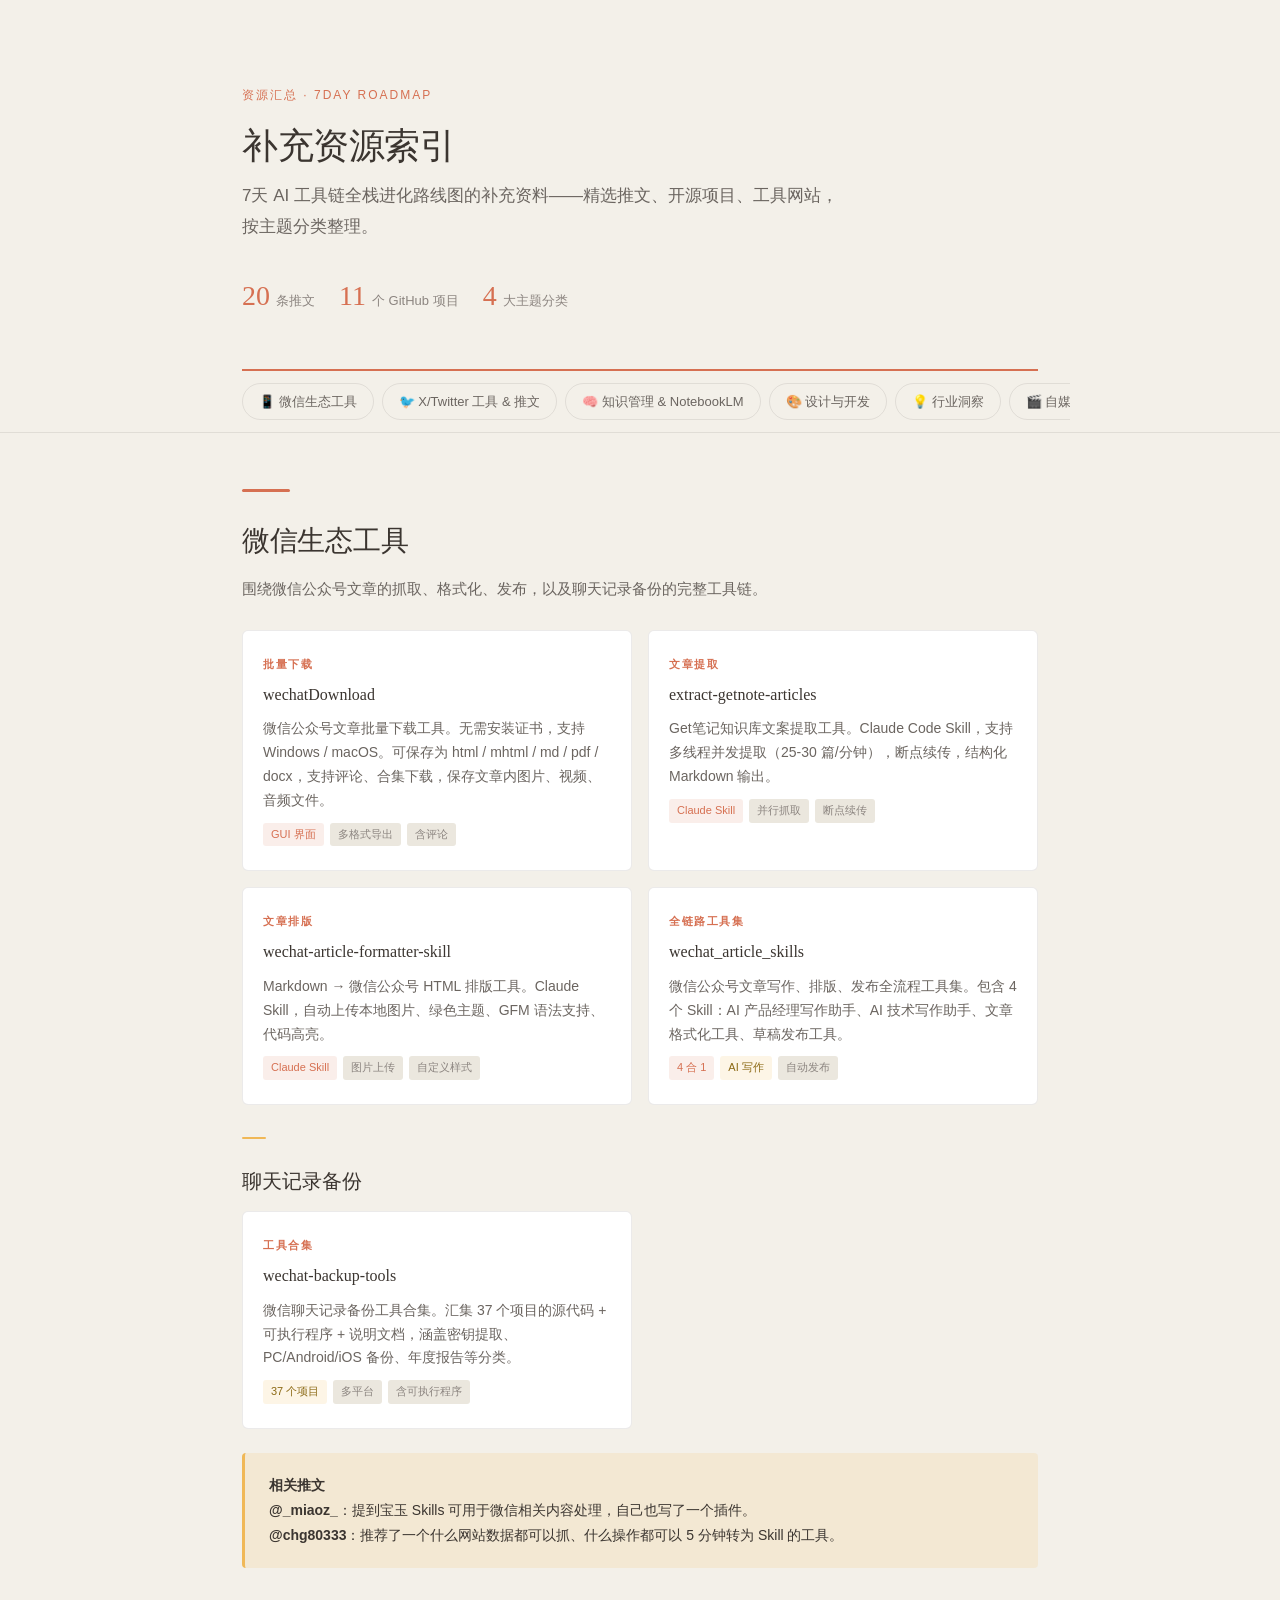
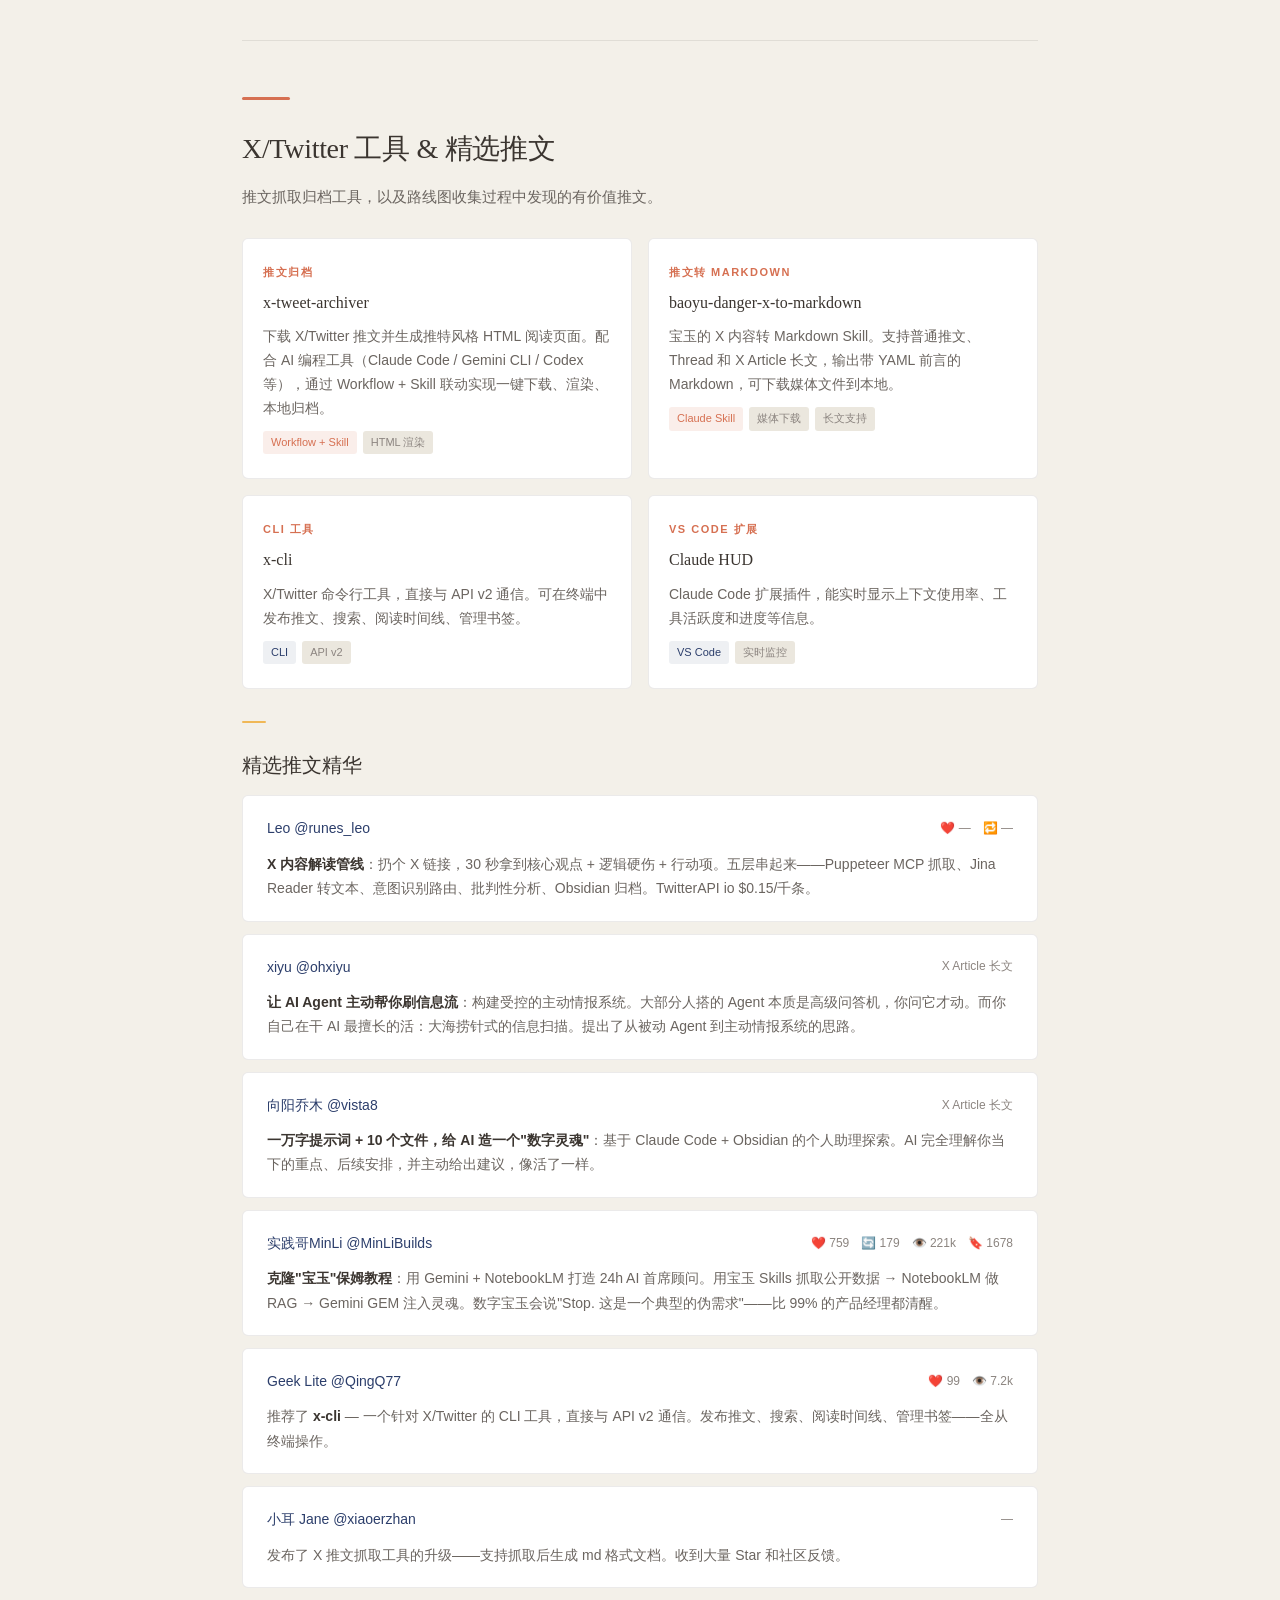
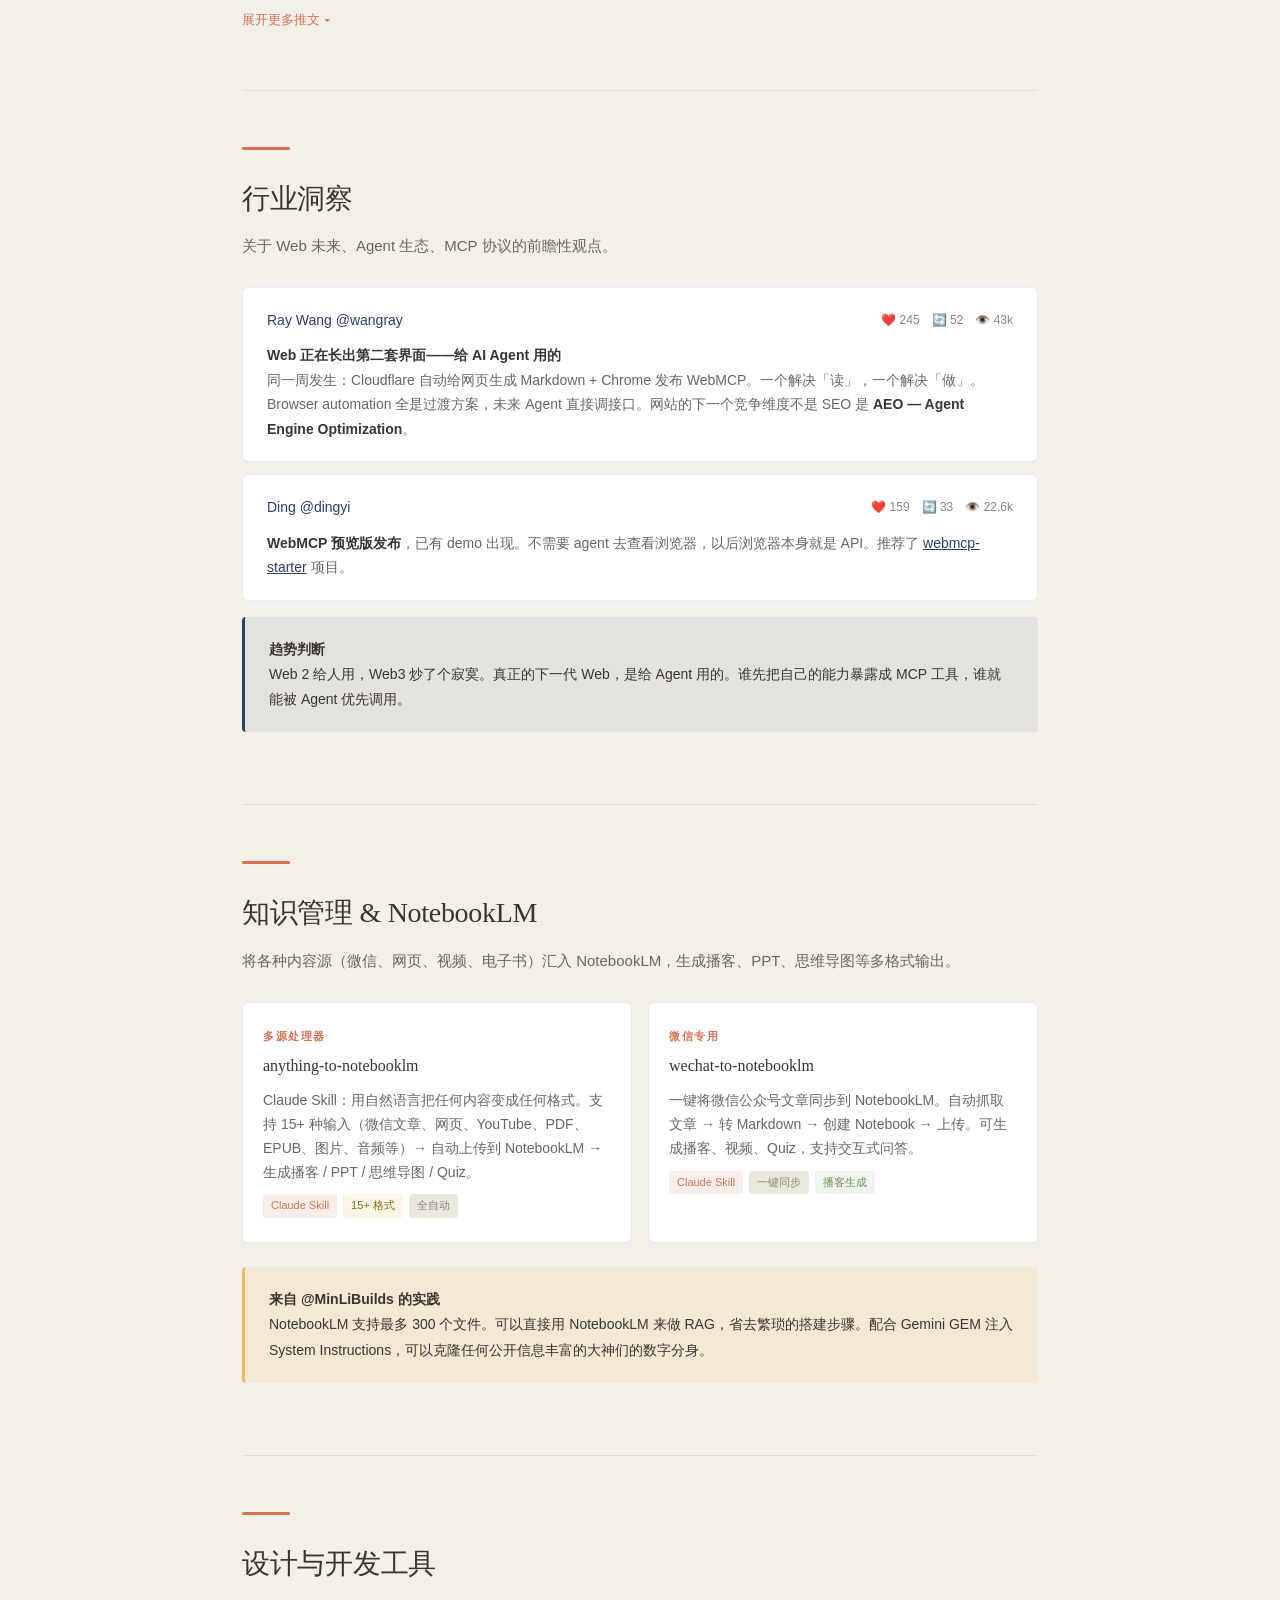
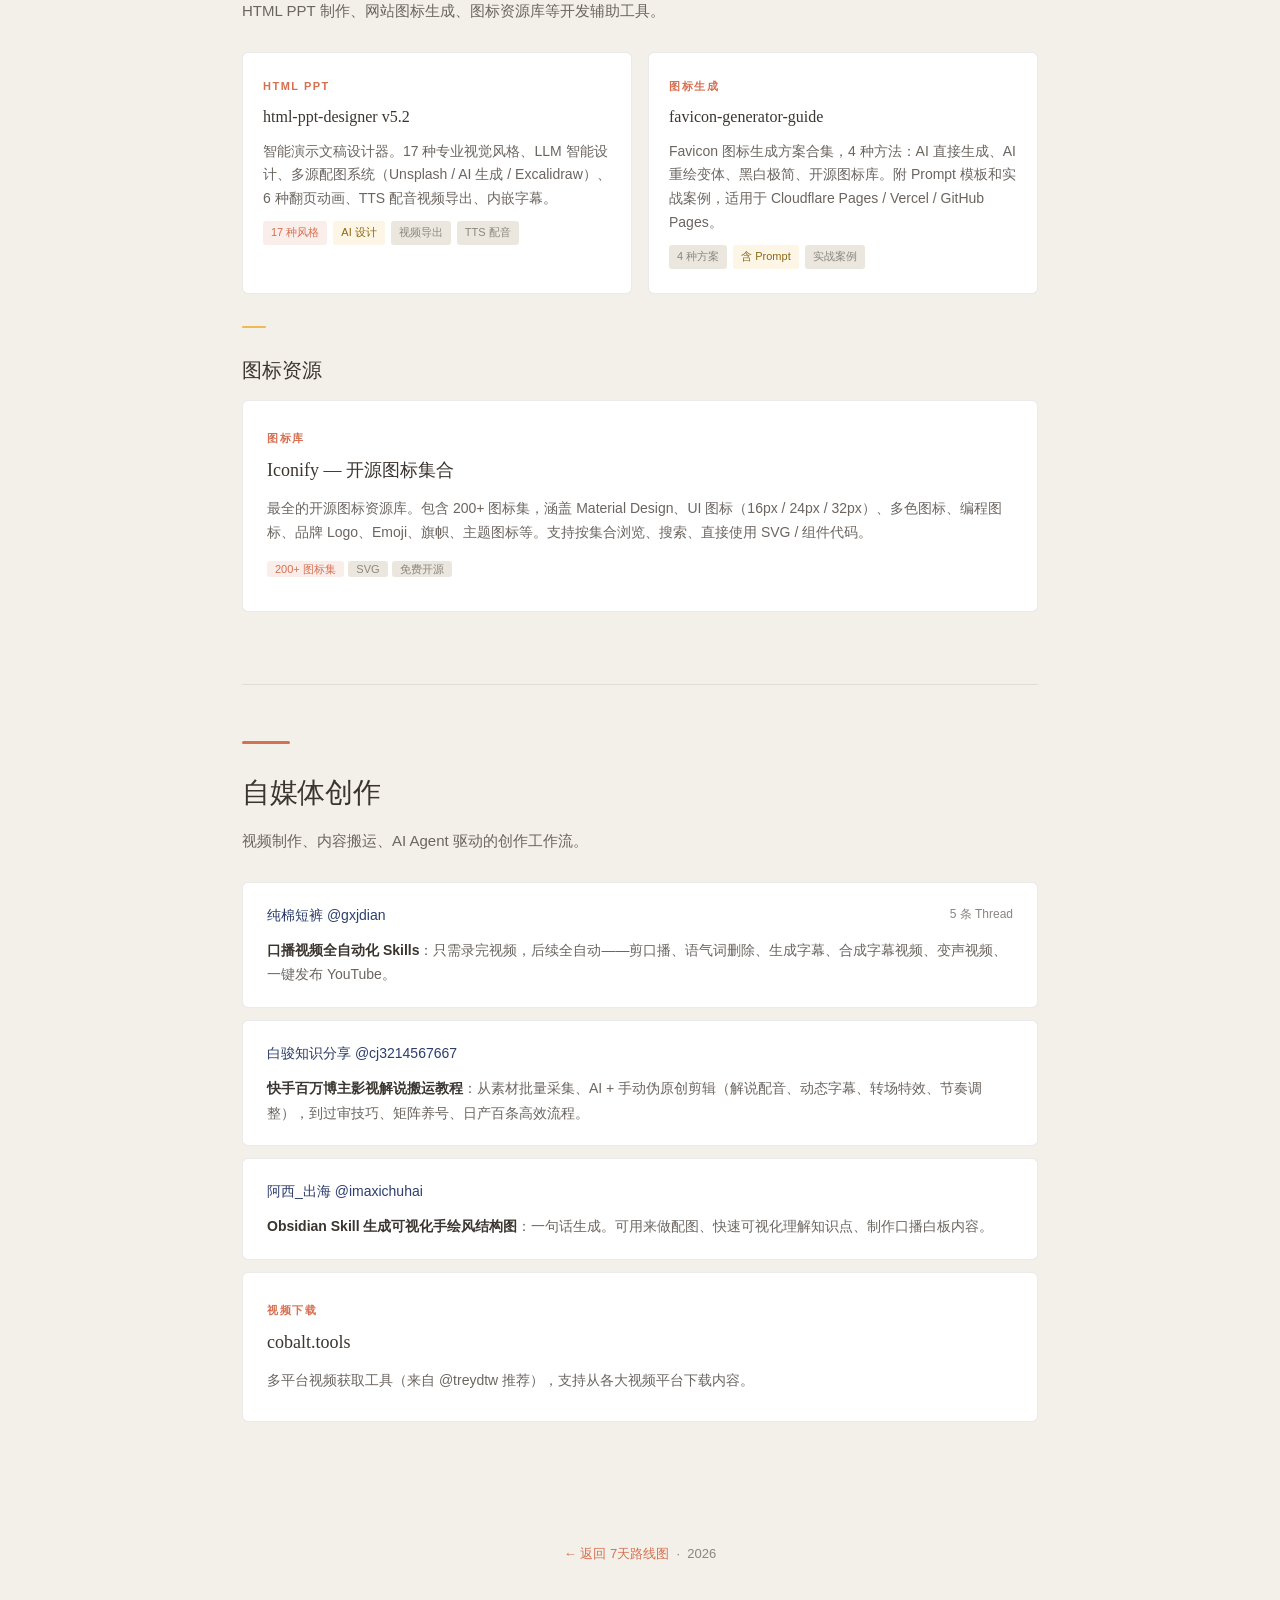
<file: resources.html>
<!DOCTYPE html>
<html lang="zh-CN">

<head>
    <meta charset="UTF-8">
    <meta name="viewport" content="width=device-width, initial-scale=1.0">
    <title>资源汇总 — 7天 AI 工具链路线图</title>
    <meta name="description" content="7天 AI 工具链全栈进化路线图的补充资源汇总：精选推文、GitHub 开源项目、工具网站，按主题分类整理。">
    <link rel="icon" href="assets/favicon.png">
    <style>
        :root {
            --bg: #F3F0E9;
            --bg-alt: #EBE7DE;
            --terracotta: #D67052;
            --terracotta-light: rgba(214, 112, 82, 0.12);
            --mustard: #F0B857;
            --mustard-light: rgba(240, 184, 87, 0.15);
            --navy: #2C3E6B;
            --navy-light: rgba(44, 62, 107, 0.08);
            --green: #6B8F5E;
            --green-light: rgba(107, 143, 94, 0.1);
            --text: #3B3530;
            --text-secondary: #6B6560;
            --text-light: #8C8580;
            --border: rgba(59, 53, 48, 0.1);
            --font-serif: Georgia, 'Noto Serif SC', 'Source Han Serif SC', 'Songti SC', serif;
            --font-sans: -apple-system, BlinkMacSystemFont, 'PingFang SC', 'Hiragino Sans GB', 'Microsoft YaHei', sans-serif;
            --font-mono: 'SF Mono', Menlo, Consolas, monospace;
        }

        * {
            margin: 0;
            padding: 0;
            box-sizing: border-box;
        }

        body {
            font-family: var(--font-sans);
            background: var(--bg);
            color: var(--text);
            line-height: 1.8;
            font-size: 16px;
            -webkit-font-smoothing: antialiased;
        }

        .container {
            max-width: 860px;
            margin: 0 auto;
            padding: 0 32px;
        }

        /* ── Header ── */
        header {
            padding: 80px 0 48px;
            border-bottom: 2px solid var(--terracotta);
        }

        .header-tag {
            display: inline-block;
            font-size: 12px;
            font-weight: 500;
            letter-spacing: 2px;
            text-transform: uppercase;
            color: var(--terracotta);
            margin-bottom: 16px;
        }

        header h1 {
            font-family: var(--font-serif);
            font-size: 36px;
            font-weight: 400;
            line-height: 1.3;
            color: var(--text);
            margin-bottom: 12px;
            letter-spacing: -0.5px;
        }

        header p {
            font-size: 17px;
            color: var(--text-secondary);
            font-weight: 300;
            max-width: 600px;
        }

        /* ── Stats bar ── */
        .stats-bar {
            display: flex;
            gap: 24px;
            margin-top: 28px;
            flex-wrap: wrap;
        }

        .stat-item {
            display: flex;
            align-items: baseline;
            gap: 6px;
        }

        .stat-num {
            font-family: var(--font-serif);
            font-size: 28px;
            font-weight: 400;
            color: var(--terracotta);
        }

        .stat-label {
            font-size: 13px;
            color: var(--text-light);
        }

        /* ── Nav pills ── */
        .nav-pills {
            position: sticky;
            top: 0;
            z-index: 100;
            background: var(--bg);
            border-bottom: 1px solid var(--border);
            padding: 12px 0;
        }

        .nav-pills .container {
            display: flex;
            gap: 8px;
            overflow-x: auto;
            scrollbar-width: none;
        }

        .nav-pills .container::-webkit-scrollbar {
            display: none;
        }

        .pill {
            display: inline-block;
            padding: 6px 16px;
            border-radius: 20px;
            font-size: 13px;
            color: var(--text-secondary);
            text-decoration: none;
            white-space: nowrap;
            border: 1px solid var(--border);
            transition: all 0.2s;
        }

        .pill:hover {
            background: var(--terracotta-light);
            color: var(--terracotta);
            border-color: rgba(214, 112, 82, 0.25);
        }

        /* ── Sections ── */
        section {
            padding: 56px 0;
            border-bottom: 1px solid var(--border);
        }

        section:last-of-type {
            border-bottom: none;
        }

        .deco-line {
            width: 48px;
            height: 3px;
            background: var(--terracotta);
            border-radius: 2px;
            margin-bottom: 24px;
        }

        h2 {
            font-family: var(--font-serif);
            font-size: 28px;
            font-weight: 400;
            color: var(--text);
            margin-bottom: 8px;
            letter-spacing: -0.3px;
        }

        .section-desc {
            font-size: 15px;
            color: var(--text-secondary);
            margin-bottom: 28px;
        }

        h3 {
            font-family: var(--font-serif);
            font-size: 20px;
            font-weight: 400;
            color: var(--text);
            margin-bottom: 12px;
        }

        /* ── Project cards ── */
        .project-grid {
            display: grid;
            grid-template-columns: 1fr 1fr;
            gap: 16px;
            margin-bottom: 24px;
        }

        .project-card {
            padding: 24px 20px;
            border: 1px solid var(--border);
            border-radius: 6px;
            background: white;
            transition: box-shadow 0.2s;
        }

        .project-card:hover {
            box-shadow: 0 2px 12px rgba(59, 53, 48, 0.06);
        }

        .project-label {
            font-size: 11px;
            font-weight: 600;
            letter-spacing: 1.5px;
            text-transform: uppercase;
            color: var(--terracotta);
            margin-bottom: 6px;
        }

        .project-card h4 {
            font-family: var(--font-serif);
            font-size: 16px;
            font-weight: 400;
            margin-bottom: 8px;
        }

        .project-card h4 a {
            color: var(--text);
            text-decoration: none;
            border-bottom: 1px solid transparent;
            transition: border-color 0.2s;
        }

        .project-card h4 a:hover {
            border-bottom-color: var(--terracotta);
        }

        .project-card p {
            font-size: 14px;
            color: var(--text-secondary);
            line-height: 1.7;
            margin-bottom: 0;
        }

        .project-card .features {
            margin-top: 10px;
            display: flex;
            flex-wrap: wrap;
            gap: 6px;
        }

        .tag {
            font-size: 11px;
            padding: 2px 8px;
            border-radius: 3px;
            background: var(--bg-alt);
            color: var(--text-light);
        }

        .tag.terracotta {
            background: var(--terracotta-light);
            color: var(--terracotta);
        }

        .tag.mustard {
            background: var(--mustard-light);
            color: #8B6914;
        }

        .tag.navy {
            background: var(--navy-light);
            color: var(--navy);
        }

        .tag.green {
            background: var(--green-light);
            color: var(--green);
        }

        /* ── Tweet cards ── */
        .tweet-card {
            padding: 20px 24px;
            margin-bottom: 12px;
            border: 1px solid var(--border);
            border-radius: 6px;
            background: white;
            transition: box-shadow 0.2s;
        }

        .tweet-card:hover {
            box-shadow: 0 2px 12px rgba(59, 53, 48, 0.06);
        }

        .tweet-header {
            display: flex;
            align-items: center;
            justify-content: space-between;
            margin-bottom: 10px;
        }

        .tweet-author {
            font-size: 14px;
            font-weight: 500;
            color: var(--text);
        }

        .tweet-author a {
            color: var(--navy);
            text-decoration: none;
        }

        .tweet-meta {
            font-size: 12px;
            color: var(--text-light);
            display: flex;
            gap: 12px;
        }

        .tweet-body {
            font-size: 14px;
            line-height: 1.75;
            color: var(--text-secondary);
        }

        .tweet-body strong {
            color: var(--text);
        }

        /* ── Callout ── */
        .callout {
            padding: 20px 24px;
            margin: 16px 0;
            border-radius: 4px;
            font-size: 14px;
            line-height: 1.8;
        }

        .callout-terracotta {
            background: var(--terracotta-light);
            border-left: 3px solid var(--terracotta);
        }

        .callout-mustard {
            background: var(--mustard-light);
            border-left: 3px solid var(--mustard);
        }

        .callout-navy {
            background: var(--navy-light);
            border-left: 3px solid var(--navy);
        }

        /* ── Full width card ── */
        .full-card {
            padding: 28px 24px;
            border: 1px solid var(--border);
            border-radius: 6px;
            background: white;
            margin-bottom: 16px;
        }

        .full-card h4 {
            font-family: var(--font-serif);
            font-size: 18px;
            font-weight: 400;
            margin-bottom: 10px;
        }

        .full-card p {
            font-size: 14px;
            color: var(--text-secondary);
            line-height: 1.7;
        }

        /* ── Back link ── */
        .back-link {
            display: inline-block;
            margin-top: 16px;
            font-size: 13px;
            color: var(--terracotta);
            text-decoration: none;
        }

        .back-link:hover {
            text-decoration: underline;
        }

        /* ── Footer ── */
        footer {
            text-align: center;
            padding: 48px 0;
            color: var(--text-light);
            font-size: 13px;
        }

        footer a {
            color: var(--terracotta);
            text-decoration: none;
        }

        /* ── Responsive ── */
        @media (max-width: 640px) {
            header h1 {
                font-size: 26px;
            }

            .project-grid {
                grid-template-columns: 1fr;
            }

            .stats-bar {
                gap: 16px;
            }

            .stat-num {
                font-size: 22px;
            }

            .container {
                padding: 0 20px;
            }
        }

        /* ── Collapse ── */
        .collapse-toggle {
            display: inline-block;
            cursor: pointer;
            font-size: 13px;
            color: var(--terracotta);
            margin-top: 8px;
            user-select: none;
        }

        .collapse-toggle:hover {
            text-decoration: underline;
        }

        .collapse-content {
            max-height: 0;
            overflow: hidden;
            transition: max-height 0.3s ease;
        }

        .collapse-content.open {
            max-height: 2000px;
        }

        /* ── Subsection divider ── */
        .sub-divider {
            width: 24px;
            height: 2px;
            background: var(--mustard);
            border-radius: 1px;
            margin: 32px 0 24px;
        }
    </style>
</head>

<body>

    <div class="container">
        <header>
            <div class="header-tag">资源汇总 · 7DAY ROADMAP</div>
            <h1>补充资源索引</h1>
            <p>7天 AI 工具链全栈进化路线图的补充资料——精选推文、开源项目、工具网站，按主题分类整理。</p>
            <div class="stats-bar">
                <div class="stat-item">
                    <span class="stat-num">20</span>
                    <span class="stat-label">条推文</span>
                </div>
                <div class="stat-item">
                    <span class="stat-num">11</span>
                    <span class="stat-label">个 GitHub 项目</span>
                </div>
                <div class="stat-item">
                    <span class="stat-num">4</span>
                    <span class="stat-label">大主题分类</span>
                </div>
            </div>
        </header>
    </div>

    <!-- Nav -->
    <nav class="nav-pills">
        <div class="container">
            <a href="#wechat" class="pill">📱 微信生态工具</a>
            <a href="#twitter" class="pill">🐦 X/Twitter 工具 & 推文</a>
            <a href="#knowledge" class="pill">🧠 知识管理 & NotebookLM</a>
            <a href="#design" class="pill">🎨 设计与开发</a>
            <a href="#insights" class="pill">💡 行业洞察</a>
            <a href="#media" class="pill">🎬 自媒体创作</a>
            <a href="index.html" class="pill">← 返回路线图</a>
        </div>
    </nav>

    <div class="container">

        <!-- ═══ 微信生态工具 ═══ -->
        <section id="wechat">
            <div class="deco-line"></div>
            <h2>微信生态工具</h2>
            <p class="section-desc">围绕微信公众号文章的抓取、格式化、发布，以及聊天记录备份的完整工具链。</p>

            <div class="project-grid">
                <div class="project-card">
                    <div class="project-label">批量下载</div>
                    <h4><a href="https://github.com/qiye45/wechatDownload" target="_blank">wechatDownload</a></h4>
                    <p>微信公众号文章批量下载工具。无需安装证书，支持 Windows / macOS。可保存为 html / mhtml / md / pdf /
                        docx，支持评论、合集下载，保存文章内图片、视频、音频文件。</p>
                    <div class="features">
                        <span class="tag terracotta">GUI 界面</span>
                        <span class="tag">多格式导出</span>
                        <span class="tag">含评论</span>
                    </div>
                </div>

                <div class="project-card">
                    <div class="project-label">文章提取</div>
                    <h4><a href="https://github.com/dontbesilent2025/extract-getnote-articles"
                            target="_blank">extract-getnote-articles</a></h4>
                    <p>Get笔记知识库文案提取工具。Claude Code Skill，支持多线程并发提取（25-30 篇/分钟），断点续传，结构化 Markdown 输出。</p>
                    <div class="features">
                        <span class="tag terracotta">Claude Skill</span>
                        <span class="tag">并行抓取</span>
                        <span class="tag">断点续传</span>
                    </div>
                </div>

                <div class="project-card">
                    <div class="project-label">文章排版</div>
                    <h4><a href="https://github.com/iamzifei/wechat-article-formatter-skill"
                            target="_blank">wechat-article-formatter-skill</a></h4>
                    <p>Markdown → 微信公众号 HTML 排版工具。Claude Skill，自动上传本地图片、绿色主题、GFM 语法支持、代码高亮。</p>
                    <div class="features">
                        <span class="tag terracotta">Claude Skill</span>
                        <span class="tag">图片上传</span>
                        <span class="tag">自定义样式</span>
                    </div>
                </div>

                <div class="project-card">
                    <div class="project-label">全链路工具集</div>
                    <h4><a href="https://github.com/BND-1/wechat_article_skills"
                            target="_blank">wechat_article_skills</a></h4>
                    <p>微信公众号文章写作、排版、发布全流程工具集。包含 4 个 Skill：AI 产品经理写作助手、AI 技术写作助手、文章格式化工具、草稿发布工具。</p>
                    <div class="features">
                        <span class="tag terracotta">4 合 1</span>
                        <span class="tag mustard">AI 写作</span>
                        <span class="tag">自动发布</span>
                    </div>
                </div>
            </div>

            <div class="sub-divider"></div>
            <h3>聊天记录备份</h3>

            <div class="project-grid">
                <div class="project-card">
                    <div class="project-label">工具合集</div>
                    <h4><a href="https://github.com/1939869736luosi/wechat-backup-tools"
                            target="_blank">wechat-backup-tools</a></h4>
                    <p>微信聊天记录备份工具合集。汇集 37 个项目的源代码 + 可执行程序 + 说明文档，涵盖密钥提取、PC/Android/iOS 备份、年度报告等分类。</p>
                    <div class="features">
                        <span class="tag mustard">37 个项目</span>
                        <span class="tag">多平台</span>
                        <span class="tag">含可执行程序</span>
                    </div>
                </div>
            </div>

            <div class="callout callout-mustard">
                <strong>相关推文</strong><br>
                <strong>@_miaoz_</strong>：提到宝玉 Skills 可用于微信相关内容处理，自己也写了一个插件。<br>
                <strong>@chg80333</strong>：推荐了一个什么网站数据都可以抓、什么操作都可以 5 分钟转为 Skill 的工具。
            </div>
        </section>

        <!-- ═══ X/Twitter 工具 & 精选推文 ═══ -->
        <section id="twitter">
            <div class="deco-line"></div>
            <h2>X/Twitter 工具 & 精选推文</h2>
            <p class="section-desc">推文抓取归档工具，以及路线图收集过程中发现的有价值推文。</p>

            <div class="project-grid">
                <div class="project-card">
                    <div class="project-label">推文归档</div>
                    <h4><a href="https://github.com/1939869736luosi/x-tweet-archiver"
                            target="_blank">x-tweet-archiver</a></h4>
                    <p>下载 X/Twitter 推文并生成推特风格 HTML 阅读页面。配合 AI 编程工具（Claude Code / Gemini CLI / Codex 等），通过 Workflow +
                        Skill 联动实现一键下载、渲染、本地归档。</p>
                    <div class="features">
                        <span class="tag terracotta">Workflow + Skill</span>
                        <span class="tag">HTML 渲染</span>
                    </div>
                </div>

                <div class="project-card">
                    <div class="project-label">推文转 Markdown</div>
                    <h4><a href="https://github.com/JimLiu/baoyu-skills/tree/main/skills/baoyu-danger-x-to-markdown"
                            target="_blank">baoyu-danger-x-to-markdown</a></h4>
                    <p>宝玉的 X 内容转 Markdown Skill。支持普通推文、Thread 和 X Article 长文，输出带 YAML 前言的 Markdown，可下载媒体文件到本地。</p>
                    <div class="features">
                        <span class="tag terracotta">Claude Skill</span>
                        <span class="tag">媒体下载</span>
                        <span class="tag">长文支持</span>
                    </div>
                </div>

                <div class="project-card">
                    <div class="project-label">CLI 工具</div>
                    <h4><a href="https://github.com/Infatoshi/x-cli" target="_blank">x-cli</a></h4>
                    <p>X/Twitter 命令行工具，直接与 API v2 通信。可在终端中发布推文、搜索、阅读时间线、管理书签。</p>
                    <div class="features">
                        <span class="tag navy">CLI</span>
                        <span class="tag">API v2</span>
                    </div>
                </div>

                <div class="project-card">
                    <div class="project-label">VS Code 扩展</div>
                    <h4><a href="https://github.com/jarrodwatts/claude-hud" target="_blank">Claude HUD</a></h4>
                    <p>Claude Code 扩展插件，能实时显示上下文使用率、工具活跃度和进度等信息。</p>
                    <div class="features">
                        <span class="tag navy">VS Code</span>
                        <span class="tag">实时监控</span>
                    </div>
                </div>
            </div>

            <div class="sub-divider"></div>
            <h3>精选推文精华</h3>

            <!-- 推文：信息管线 -->
            <div class="tweet-card">
                <div class="tweet-header">
                    <span class="tweet-author"><a href="https://x.com/runes_leo" target="_blank">Leo
                            @runes_leo</a></span>
                    <span class="tweet-meta"><span>❤️ —</span><span>🔁 —</span></span>
                </div>
                <div class="tweet-body">
                    <strong>X 内容解读管线</strong>：扔个 X 链接，30 秒拿到核心观点 + 逻辑硬伤 + 行动项。五层串起来——Puppeteer MCP 抓取、Jina Reader
                    转文本、意图识别路由、批判性分析、Obsidian 归档。TwitterAPI io $0.15/千条。
                </div>
            </div>

            <div class="tweet-card">
                <div class="tweet-header">
                    <span class="tweet-author"><a href="https://x.com/ohxiyu" target="_blank">xiyu @ohxiyu</a></span>
                    <span class="tweet-meta"><span>X Article 长文</span></span>
                </div>
                <div class="tweet-body">
                    <strong>让 AI Agent 主动帮你刷信息流</strong>：构建受控的主动情报系统。大部分人搭的 Agent 本质是高级问答机，你问它才动。而你自己在干 AI
                    最擅长的活：大海捞针式的信息扫描。提出了从被动 Agent 到主动情报系统的思路。
                </div>
            </div>

            <div class="tweet-card">
                <div class="tweet-header">
                    <span class="tweet-author"><a href="https://x.com/vista8" target="_blank">向阳乔木 @vista8</a></span>
                    <span class="tweet-meta"><span>X Article 长文</span></span>
                </div>
                <div class="tweet-body">
                    <strong>一万字提示词 + 10 个文件，给 AI 造一个"数字灵魂"</strong>：基于 Claude Code + Obsidian 的个人助理探索。AI
                    完全理解你当下的重点、后续安排，并主动给出建议，像活了一样。
                </div>
            </div>

            <div class="tweet-card">
                <div class="tweet-header">
                    <span class="tweet-author"><a href="https://x.com/MinLiBuilds" target="_blank">实践哥MinLi
                            @MinLiBuilds</a></span>
                    <span class="tweet-meta"><span>❤️ 759</span><span>🔄 179</span><span>👁️ 221k</span><span>🔖
                            1678</span></span>
                </div>
                <div class="tweet-body">
                    <strong>克隆"宝玉"保姆教程</strong>：用 Gemini + NotebookLM 打造 24h AI 首席顾问。用宝玉 Skills 抓取公开数据 → NotebookLM 做
                    RAG → Gemini GEM 注入灵魂。数字宝玉会说"Stop. 这是一个典型的伪需求"——比 99% 的产品经理都清醒。
                </div>
            </div>

            <div class="tweet-card">
                <div class="tweet-header">
                    <span class="tweet-author"><a href="https://x.com/QingQ77" target="_blank">Geek Lite
                            @QingQ77</a></span>
                    <span class="tweet-meta"><span>❤️ 99</span><span>👁️ 7.2k</span></span>
                </div>
                <div class="tweet-body">
                    推荐了 <strong>x-cli</strong> — 一个针对 X/Twitter 的 CLI 工具，直接与 API v2 通信。发布推文、搜索、阅读时间线、管理书签——全从终端操作。
                </div>
            </div>

            <div class="tweet-card">
                <div class="tweet-header">
                    <span class="tweet-author"><a href="https://x.com/xiaoerzhan" target="_blank">小耳 Jane
                            @xiaoerzhan</a></span>
                    <span class="tweet-meta"><span>—</span></span>
                </div>
                <div class="tweet-body">
                    发布了 X 推文抓取工具的升级——支持抓取后生成 md 格式文档。收到大量 Star 和社区反馈。
                </div>
            </div>

            <span class="collapse-toggle" onclick="toggleCollapse('more-tweets')">展开更多推文 ▾</span>
            <div class="collapse-content" id="more-tweets">

                <div class="tweet-card" style="margin-top: 12px;">
                    <div class="tweet-header">
                        <span class="tweet-author"><a href="https://x.com/HuoQubot" target="_blank">HuoQubot</a></span>
                    </div>
                    <div class="tweet-body">分享了 AI 工具链相关的实用信息和工具推荐。</div>
                </div>

                <div class="tweet-card">
                    <div class="tweet-header">
                        <span class="tweet-author"><a href="https://x.com/FLMdongtianfudi"
                                target="_blank">FLMdongtianfudi</a></span>
                    </div>
                    <div class="tweet-body">分享了 AI 编程和工具链方面的见解。</div>
                </div>

                <div class="tweet-card">
                    <div class="tweet-header">
                        <span class="tweet-author"><a href="https://x.com/FFEE_2025"
                                target="_blank">FFEE_2025</a></span>
                    </div>
                    <div class="tweet-body">分享了 AI 相关工具和方法论。</div>
                </div>

                <div class="tweet-card">
                    <div class="tweet-header">
                        <span class="tweet-author"><a href="https://x.com/imaxichuhai" target="_blank">阿西_出海
                                @imaxichuhai</a></span>
                    </div>
                    <div class="tweet-body">
                        <strong>Obsidian Skill</strong>：一句话就能生成可视化手绘风结构图。可用来做配图、快速可视化理解知识点、制作口播白板内容。
                    </div>
                </div>

                <div class="tweet-card">
                    <div class="tweet-header">
                        <span class="tweet-author"><a href="https://x.com/Assassin_Malvo"
                                target="_blank">Assassin_Malvo</a></span>
                    </div>
                    <div class="tweet-body">分享了 Claude Code Skills 相关的工具和经验。</div>
                </div>

                <div class="tweet-card">
                    <div class="tweet-header">
                        <span class="tweet-author"><a href="https://x.com/sitinme" target="_blank">sitin
                                @sitinme</a></span>
                    </div>
                    <div class="tweet-body">
                        转推并推荐了 <strong>@JamesAI</strong> 的 AI 工具链搭建教程，评价"太强了！马上搞起来！"
                    </div>
                </div>

                <div class="tweet-card">
                    <div class="tweet-header">
                        <span class="tweet-author"><a href="https://x.com/grok" target="_blank">Grok @grok</a></span>
                        <span class="tweet-meta"><span>👁️ 121</span></span>
                    </div>
                    <div class="tweet-body">
                        推荐了 <strong>Claude HUD</strong> 插件 — Claude Code 的 VS Code 扩展，能实时显示上下文使用率、工具活跃度和进度。GitHub:
                        jarrodwatts/claude-hud
                    </div>
                </div>

                <div class="tweet-card">
                    <div class="tweet-header">
                        <span class="tweet-author"><a href="https://x.com/treydtw" target="_blank">香蕉Banana
                                @treydtw</a></span>
                        <span class="tweet-meta"><span>👁️ 1.7k</span></span>
                    </div>
                    <div class="tweet-body">
                        推荐了 <strong>cobalt.tools</strong> — 一个获取多平台视频的工具。
                    </div>
                </div>
            </div>
        </section>

        <!-- ═══ 行业洞察 ═══ -->
        <section id="insights">
            <div class="deco-line"></div>
            <h2>行业洞察</h2>
            <p class="section-desc">关于 Web 未来、Agent 生态、MCP 协议的前瞻性观点。</p>

            <div class="tweet-card">
                <div class="tweet-header">
                    <span class="tweet-author"><a href="https://x.com/wangray" target="_blank">Ray Wang
                            @wangray</a></span>
                    <span class="tweet-meta"><span>❤️ 245</span><span>🔄 52</span><span>👁️ 43k</span></span>
                </div>
                <div class="tweet-body">
                    <strong>Web 正在长出第二套界面——给 AI Agent 用的</strong><br>
                    同一周发生：Cloudflare 自动给网页生成 Markdown + Chrome 发布 WebMCP。一个解决「读」，一个解决「做」。Browser automation 全是过渡方案，未来
                    Agent 直接调接口。网站的下一个竞争维度不是 SEO 是 <strong>AEO — Agent Engine Optimization</strong>。
                </div>
            </div>

            <div class="tweet-card">
                <div class="tweet-header">
                    <span class="tweet-author"><a href="https://x.com/dingyi" target="_blank">Ding @dingyi</a></span>
                    <span class="tweet-meta"><span>❤️ 159</span><span>🔄 33</span><span>👁️ 22.6k</span></span>
                </div>
                <div class="tweet-body">
                    <strong>WebMCP 预览版发布</strong>，已有 demo 出现。不需要 agent 去查看浏览器，以后浏览器本身就是 API。推荐了 <a
                        href="https://github.com/Doriandarko/webmcp-starter" target="_blank"
                        style="color:var(--navy)">webmcp-starter</a> 项目。
                </div>
            </div>

            <div class="callout callout-navy">
                <strong>趋势判断</strong><br>
                Web 2 给人用，Web3 炒了个寂寞。真正的下一代 Web，是给 Agent 用的。谁先把自己的能力暴露成 MCP 工具，谁就能被 Agent 优先调用。
            </div>
        </section>

        <!-- ═══ 知识管理 & NotebookLM ═══ -->
        <section id="knowledge">
            <div class="deco-line"></div>
            <h2>知识管理 & NotebookLM</h2>
            <p class="section-desc">将各种内容源（微信、网页、视频、电子书）汇入 NotebookLM，生成播客、PPT、思维导图等多格式输出。</p>

            <div class="project-grid">
                <div class="project-card">
                    <div class="project-label">多源处理器</div>
                    <h4><a href="https://github.com/joeseesun/anything-to-notebooklm"
                            target="_blank">anything-to-notebooklm</a></h4>
                    <p>Claude Skill：用自然语言把任何内容变成任何格式。支持 15+ 种输入（微信文章、网页、YouTube、PDF、EPUB、图片、音频等）→ 自动上传到 NotebookLM →
                        生成播客 / PPT / 思维导图 / Quiz。</p>
                    <div class="features">
                        <span class="tag terracotta">Claude Skill</span>
                        <span class="tag mustard">15+ 格式</span>
                        <span class="tag">全自动</span>
                    </div>
                </div>

                <div class="project-card">
                    <div class="project-label">微信专用</div>
                    <h4><a href="https://github.com/zstmfhy/wechat-to-notebooklm"
                            target="_blank">wechat-to-notebooklm</a></h4>
                    <p>一键将微信公众号文章同步到 NotebookLM。自动抓取文章 → 转 Markdown → 创建 Notebook → 上传。可生成播客、视频、Quiz，支持交互式问答。</p>
                    <div class="features">
                        <span class="tag terracotta">Claude Skill</span>
                        <span class="tag">一键同步</span>
                        <span class="tag green">播客生成</span>
                    </div>
                </div>
            </div>

            <div class="callout callout-mustard">
                <strong>来自 @MinLiBuilds 的实践</strong><br>
                NotebookLM 支持最多 300 个文件。可以直接用 NotebookLM 来做 RAG，省去繁琐的搭建步骤。配合 Gemini GEM 注入 System
                Instructions，可以克隆任何公开信息丰富的大神们的数字分身。
            </div>
        </section>

        <!-- ═══ 设计与开发 ═══ -->
        <section id="design">
            <div class="deco-line"></div>
            <h2>设计与开发工具</h2>
            <p class="section-desc">HTML PPT 制作、网站图标生成、图标资源库等开发辅助工具。</p>

            <div class="project-grid">
                <div class="project-card">
                    <div class="project-label">HTML PPT</div>
                    <h4><a href="https://github.com/andyhuo520/html-ppt-designer" target="_blank">html-ppt-designer
                            v5.2</a></h4>
                    <p>智能演示文稿设计器。17 种专业视觉风格、LLM 智能设计、多源配图系统（Unsplash / AI 生成 / Excalidraw）、6 种翻页动画、TTS 配音视频导出、内嵌字幕。</p>
                    <div class="features">
                        <span class="tag terracotta">17 种风格</span>
                        <span class="tag mustard">AI 设计</span>
                        <span class="tag">视频导出</span>
                        <span class="tag">TTS 配音</span>
                    </div>
                </div>

                <div class="project-card">
                    <div class="project-label">图标生成</div>
                    <h4><a href="https://github.com/1939869736luosi/favicon-generator-guide"
                            target="_blank">favicon-generator-guide</a></h4>
                    <p>Favicon 图标生成方案合集，4 种方法：AI 直接生成、AI 重绘变体、黑白极简、开源图标库。附 Prompt 模板和实战案例，适用于 Cloudflare Pages / Vercel
                        / GitHub Pages。</p>
                    <div class="features">
                        <span class="tag">4 种方案</span>
                        <span class="tag mustard">含 Prompt</span>
                        <span class="tag">实战案例</span>
                    </div>
                </div>
            </div>

            <div class="sub-divider"></div>
            <h3>图标资源</h3>

            <div class="full-card">
                <div class="project-label">图标库</div>
                <h4><a href="https://icon-sets.iconify.design/" target="_blank"
                        style="color:var(--text); text-decoration:none; border-bottom: 1px solid transparent;">Iconify —
                        开源图标集合</a></h4>
                <p>
                    最全的开源图标资源库。包含 200+ 图标集，涵盖 Material Design、UI 图标（16px / 24px / 32px）、多色图标、编程图标、品牌
                    Logo、Emoji、旗帜、主题图标等。支持按集合浏览、搜索、直接使用 SVG / 组件代码。
                </p>
                <div class="features" style="margin-top: 10px;">
                    <span class="tag terracotta">200+ 图标集</span>
                    <span class="tag">SVG</span>
                    <span class="tag">免费开源</span>
                </div>
            </div>
        </section>

        <!-- ═══ 自媒体创作 ═══ -->
        <section id="media">
            <div class="deco-line"></div>
            <h2>自媒体创作</h2>
            <p class="section-desc">视频制作、内容搬运、AI Agent 驱动的创作工作流。</p>

            <div class="tweet-card">
                <div class="tweet-header">
                    <span class="tweet-author"><a href="https://x.com/gxjdian" target="_blank">纯棉短裤 @gxjdian</a></span>
                    <span class="tweet-meta"><span>5 条 Thread</span></span>
                </div>
                <div class="tweet-body">
                    <strong>口播视频全自动化 Skills</strong>：只需录完视频，后续全自动——剪口播、语气词删除、生成字幕、合成字幕视频、变声视频、一键发布 YouTube。
                </div>
            </div>

            <div class="tweet-card">
                <div class="tweet-header">
                    <span class="tweet-author"><a href="https://x.com/cj3214567667" target="_blank">白骏知识分享
                            @cj3214567667</a></span>
                </div>
                <div class="tweet-body">
                    <strong>快手百万博主影视解说搬运教程</strong>：从素材批量采集、AI + 手动伪原创剪辑（解说配音、动态字幕、转场特效、节奏调整），到过审技巧、矩阵养号、日产百条高效流程。
                </div>
            </div>

            <div class="tweet-card">
                <div class="tweet-header">
                    <span class="tweet-author"><a href="https://x.com/imaxichuhai" target="_blank">阿西_出海
                            @imaxichuhai</a></span>
                </div>
                <div class="tweet-body">
                    <strong>Obsidian Skill 生成可视化手绘风结构图</strong>：一句话生成。可用来做配图、快速可视化理解知识点、制作口播白板内容。
                </div>
            </div>

            <div class="full-card">
                <div class="project-label">视频下载</div>
                <h4><a href="https://cobalt.tools/" target="_blank"
                        style="color:var(--text); text-decoration:none;">cobalt.tools</a></h4>
                <p>多平台视频获取工具（来自 @treydtw 推荐），支持从各大视频平台下载内容。</p>
            </div>
        </section>

    </div>

    <footer>
        <div class="container">
            <a href="index.html">← 返回 7天路线图</a> &nbsp;·&nbsp; 2026
        </div>
    </footer>

    <script>
        function toggleCollapse(id) {
            const el = document.getElementById(id);
            const toggle = el.previousElementSibling;
            el.classList.toggle('open');
            toggle.textContent = el.classList.contains('open')
                ? '收起 ▴'
                : '展开更多推文 ▾';
        }

        // Smooth scroll for nav pills
        document.querySelectorAll('.pill[href^="#"]').forEach(pill => {
            pill.addEventListener('click', e => {
                e.preventDefault();
                const target = document.querySelector(pill.getAttribute('href'));
                if (target) {
                    target.scrollIntoView({ behavior: 'smooth', block: 'start' });
                }
            });
        });
    </script>

</body>

</html>
</file>
